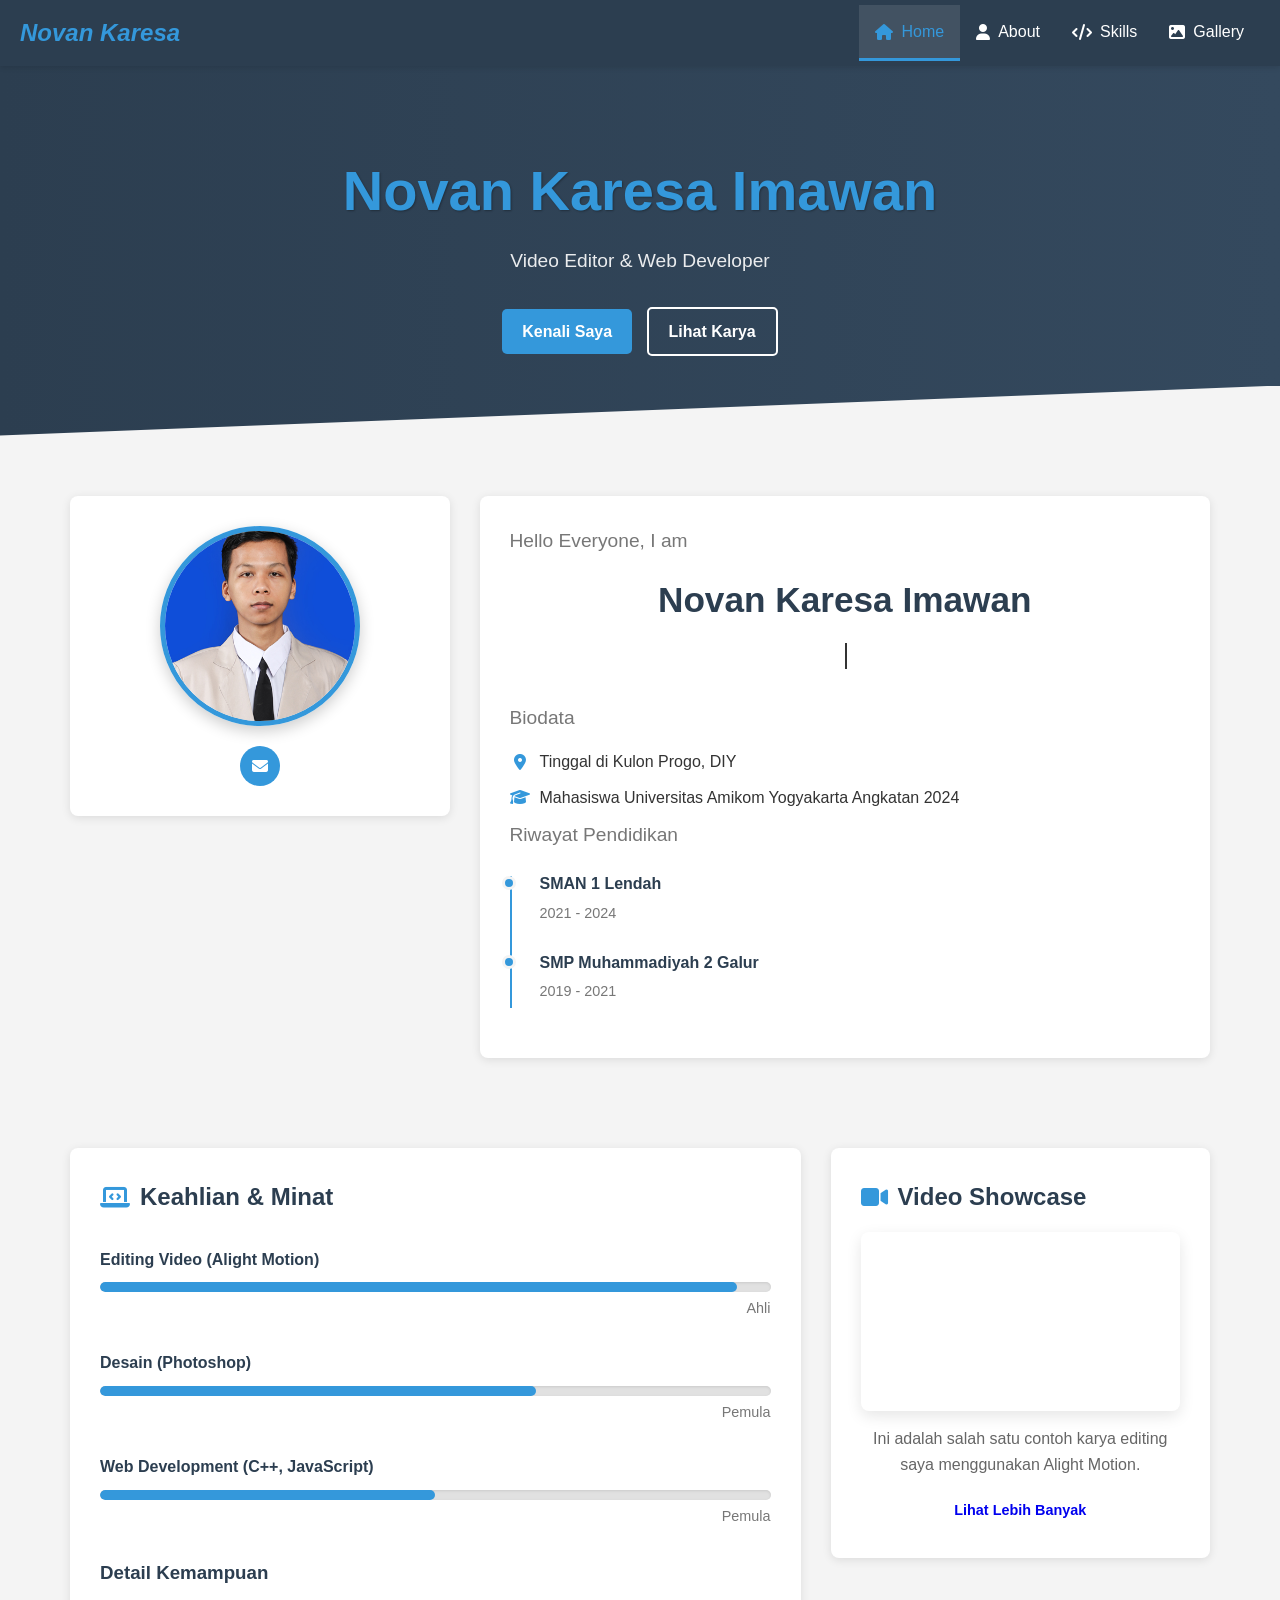
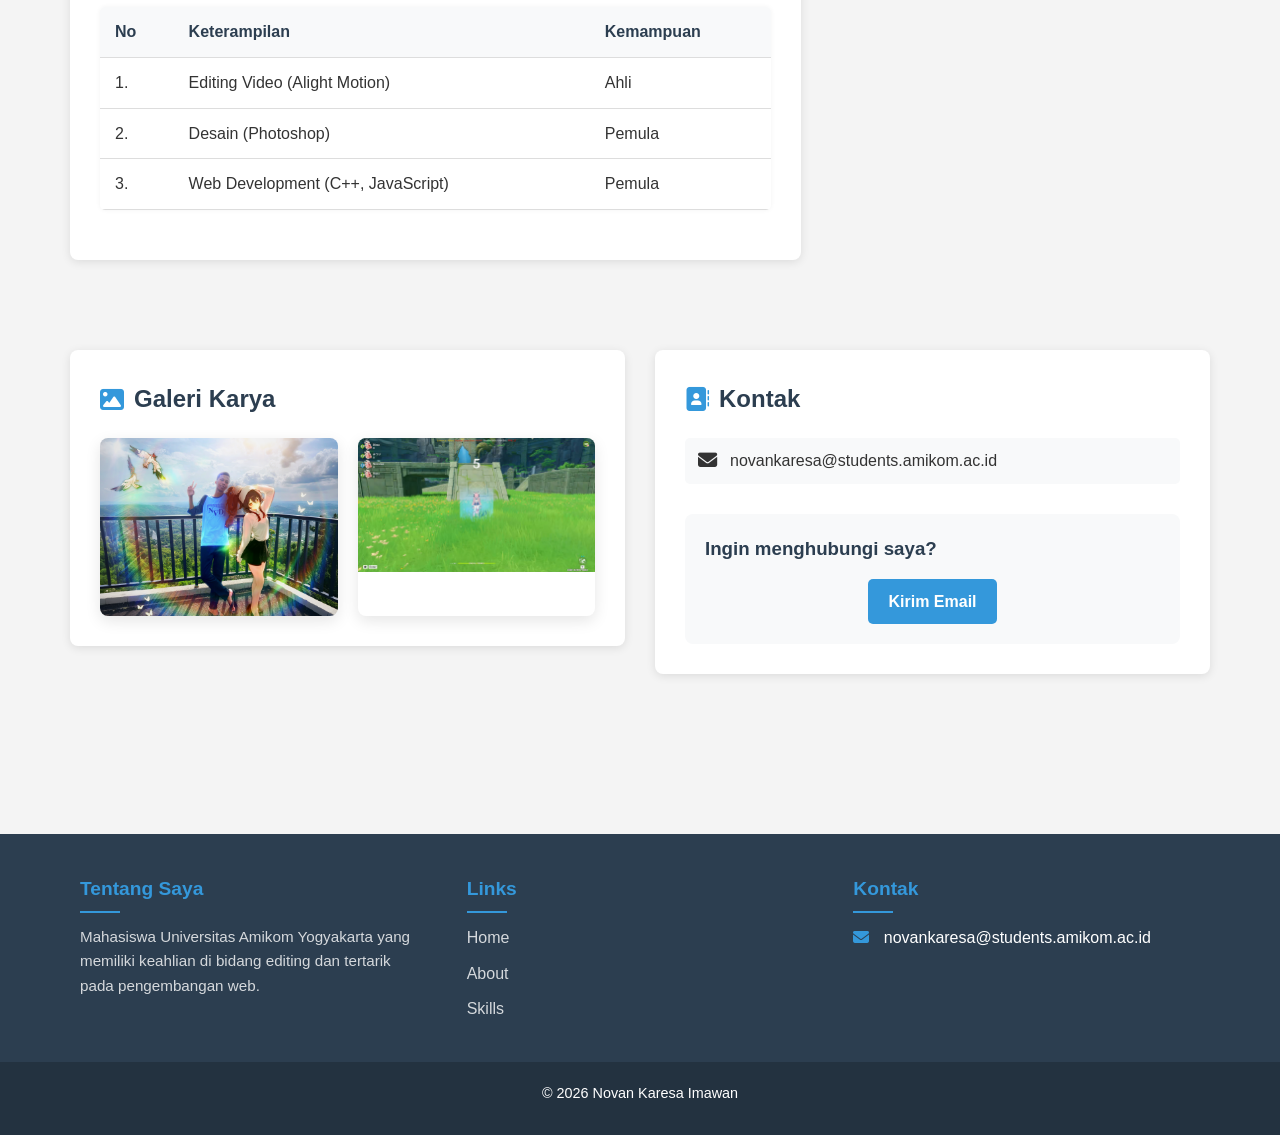
<file: index.html>
<!DOCTYPE html>
<html lang="id">
  <head>
    <meta charset="utf-8" />
    <meta name="viewport" content="width=device-width, initial-scale=1" />
    <title>Novan Karesa Imawan | Video Editor & Web Developer</title>
    <link rel="stylesheet" href="style.css" />
    <link rel="stylesheet" href="https://cdnjs.cloudflare.com/ajax/libs/font-awesome/6.4.0/css/all.min.css" />
    <meta name="description" content="Portofolio Novan Karesa Imawan: karya video editing dan web development.">
  </head>
  <body id="top">
    <nav class="topnav">
      <div class="logo">
        <span>Novan Karesa</span>
      </div>
      <ul>
        <li><a href="#top" class="active"><i class="fas fa-home"></i> Home</a></li>
        <li><a href="#about"><i class="fas fa-user"></i> About</a></li>
        <li><a href="#skills"><i class="fas fa-code"></i> Skills</a></li>
        <li><a href="#gallery"><i class="fas fa-image"></i> Gallery</a></li>
      </ul>
      <button type="button" class="menu-toggle" aria-label="Buka menu navigasi" aria-expanded="false">
        <i class="fas fa-bars" aria-hidden="true"></i>
      </button>
    </nav>

    <header class="header">
      <div class="header-content">
        <h1>Novan Karesa Imawan</h1>
        <p class="tagline">Video Editor &amp; Web Developer</p>
        <div class="header-actions">
          <a href="#about" class="btn btn-primary">Kenali Saya</a>
          <a href="#gallery" class="btn btn-secondary">Lihat Karya</a>
        </div>
      </div>
    </header>

    <main class="container">
      <section id="about" class="row">
        <aside class="leftcolumn">
          <div class="card profile-card">
            <div class="profile-img">
              <img src="3x4  IMG_6120 + (2).jpg" alt="Foto Novan Karesa Imawan" />
            </div>
            <div class="social-icons">
              <a href="mailto:novankaresa@students.amikom.ac.id" aria-label="Email Novan"><i class="fas fa-envelope"></i></a>
            </div>
          </div>
        </aside>

        <aside class="rightcolumn">
          <div class="card bio-card">
            <div class="hello-section">
              <h3>Hello Everyone, I am</h3>
              <h1>Novan Karesa Imawan</h1>
              <div class="typing-effect">
                <span class="typed-text"></span><span class="cursor">&nbsp;</span>
              </div>
            </div>
            
            <div class="bio-section">
              <h3>Biodata</h3>
              <ul class="bio-list">
                <li><i class="fas fa-map-marker-alt"></i> Tinggal di Kulon Progo, DIY</li>
                <li><i class="fas fa-graduation-cap"></i> Mahasiswa Universitas Amikom Yogyakarta Angkatan 2024</li>
              </ul>
            </div>

            <div class="education-section">
              <h3>Riwayat Pendidikan</h3>
              <div class="timeline">
                <div class="timeline-item">
                  <div class="timeline-dot"></div>
                  <div class="timeline-content">
                    <h4>SMAN 1 Lendah</h4>
                    <p>2021 - 2024</p>
                  </div>
                </div>
                <div class="timeline-item">
                  <div class="timeline-dot"></div>
                  <div class="timeline-content">
                    <h4>SMP Muhammadiyah 2 Galur</h4>
                    <p>2019 - 2021</p>
                  </div>
                </div>
              </div>
            </div>
          </div>
        </aside>
      </section>

      <section id="skills" class="row">
        <aside class="leftcolumn2">
          <div class="card skills-card">
            <h2><i class="fas fa-laptop-code"></i> Keahlian &amp; Minat</h2>
            <div class="skill-bars">
              <div class="skill">
                <div class="skill-name">Editing Video (Alight Motion)</div>
                <div class="skill-bar">
                  <div class="skill-per" per="95%"></div>
                </div>
                <div class="skill-level">Ahli</div>
              </div>
              <div class="skill">
                <div class="skill-name">Desain (Photoshop)</div>
                <div class="skill-bar">
                  <div class="skill-per" per="65%"></div>
                </div>
                <div class="skill-level">Pemula</div>
              </div>
              <div class="skill">
                <div class="skill-name">Web Development (C++, JavaScript)</div>
                <div class="skill-bar">
                  <div class="skill-per" per="50%"></div>
                </div>
                <div class="skill-level">Pemula</div>
              </div>
            </div>
            
            <div class="skill-table">
              <h3>Detail Kemampuan</h3>
              <table>
                <thead>
                  <tr>
                    <th>No</th>
                    <th>Keterampilan</th>
                    <th>Kemampuan</th>
                  </tr>
                </thead>
                <tbody>
                  <tr>
                    <td>1.</td>
                    <td>Editing Video (Alight Motion)</td>
                    <td>Ahli</td>
                  </tr>
                  <tr>
                    <td>2.</td>
                    <td>Desain (Photoshop)</td>
                    <td>Pemula</td>
                  </tr>
                  <tr>
                    <td>3.</td>
                    <td>Web Development (C++, JavaScript)</td>
                    <td>Pemula</td>
                  </tr>
                </tbody>
              </table>
            </div>
          </div>
        </aside>

        <aside class="rightcolumn2">
          <div class="card">
            <h2><i class="fas fa-video"></i> Video Showcase</h2>
            <div class="video-wrapper">
              <iframe
                width="360"
                height="200"
                src="https://www.youtube.com/embed/kyxpm1m2Es4?si=zk3lqUqSApzy_OMX"
                title="YouTube video player"
                frameborder="0"
                allow="accelerometer; autoplay; clipboard-write; encrypted-media; gyroscope; picture-in-picture; web-share"
                referrerpolicy="strict-origin-when-cross-origin"
                allowfullscreen
              ></iframe>
            </div>
            <div class="video-description">
              <p>Ini adalah salah satu contoh karya editing saya menggunakan Alight Motion.</p>
              <a href="https://www.youtube.com/@JvstNovan_" class="btn btn-sm" target="_blank" rel="noopener noreferrer">Lihat Lebih Banyak</a>
            </div>
          </div>
        </aside>
      </section>

      <section id="gallery" class="row">
        <aside class="leftcolumn3">
          <div class="card gallery-card">
            <h2><i class="fas fa-image"></i> Galeri Karya</h2>
            <div class="gallery-container">
              <div class="gallery-item">
                <img src="Proyek Baru 60 [1B8B695].png" alt="Proyek Desain" loading="lazy" decoding="async" />
                <div class="gallery-overlay">
                  <div class="overlay-text">Proyek Desain</div>
                </div>
              </div>
              <div class="gallery-item">
                <img src="Screenshot 2025-04-26 083255.png" alt="Screenshot Project" loading="lazy" decoding="async" />
                <div class="gallery-overlay">
                  <div class="overlay-text">Screenshot Project</div>
                </div>
              </div>
            </div>
          </div>
        </aside>

        <aside class="rightcolumn3">
          <div class="card contact-card">
            <h2><i class="fas fa-address-book"></i> Kontak</h2>
            <div class="social-links">
              <a href="mailto:novankaresa@students.amikom.ac.id" class="social-link">
                <i class="fas fa-envelope"></i>
                <span>novankaresa@students.amikom.ac.id</span>
              </a>
            </div>
            <div class="contact-cta">
              <h3>Ingin menghubungi saya?</h3>
              <a href="mailto:novankaresa@students.amikom.ac.id" class="btn btn-primary">Kirim Email</a>
            </div>
          </div>
        </aside>
      </section>
    </main>

    <footer class="site-footer">
      <div class="footer-content">
        <div class="footer-section">
          <h3>Tentang Saya</h3>
          <p>Mahasiswa Universitas Amikom Yogyakarta yang memiliki keahlian di bidang editing dan tertarik pada pengembangan web.</p>
        </div>
        <div class="footer-section">
          <h3>Links</h3>
          <ul>
            <li><a href="#top">Home</a></li>
            <li><a href="#about">About</a></li>
            <li><a href="#skills">Skills</a></li>
          </ul>
        </div>
        <div class="footer-section">
          <h3>Kontak</h3>
          <ul>
            <li><i class="fas fa-envelope"></i> novankaresa@students.amikom.ac.id</li>

          </ul>
        </div>
      </div>
      <div class="footer-bottom">
        <p>© <span id="current-year">2026</span> Novan Karesa Imawan</p>

      </div>
    </footer>
    
    <script>
    // Toggle menu for mobile
    const menuToggle = document.querySelector('.menu-toggle');
    const navMenu = document.querySelector('.topnav ul');
    menuToggle.setAttribute('aria-label', 'Buka menu navigasi');
    menuToggle.setAttribute('aria-expanded', 'false');
    function toggleMenu() {
      const isOpen = navMenu.classList.toggle('active');
      menuToggle.setAttribute('aria-expanded', String(isOpen));
      menuToggle.setAttribute('aria-label', isOpen ? 'Tutup menu navigasi' : 'Buka menu navigasi');
    }
    menuToggle.addEventListener('click', toggleMenu);
    navMenu.querySelectorAll('a').forEach(link => link.addEventListener('click', () => {
      navMenu.classList.remove('active');
      menuToggle.setAttribute('aria-expanded', 'false');
      menuToggle.setAttribute('aria-label', 'Buka menu navigasi');
    }));
    
    // Skill bars animation
    document.addEventListener('DOMContentLoaded', function() {
      const skillBars = document.querySelectorAll('.skill-per');
      
      skillBars.forEach(skill => {
        const percentage = skill.getAttribute('per');
        skill.style.width = percentage;
        skill.style.animation = "fillBars 2.5s 1";
      });
    });
    
    // Typing effect
    document.addEventListener('DOMContentLoaded', function() {
      const typedTextSpan = document.querySelector(".typed-text");
      const cursorSpan = document.querySelector(".cursor");

      const textArray = ["Web Developer", "Designer", "Editor", "Creator"];
      const typingDelay = 100;
      const erasingDelay = 50;
      const newTextDelay = 2000;
      let textArrayIndex = 0;
      let charIndex = 0;

      function type() {
        if (charIndex < textArray[textArrayIndex].length) {
          if(!cursorSpan.classList.contains("typing")) cursorSpan.classList.add("typing");
          typedTextSpan.textContent += textArray[textArrayIndex].charAt(charIndex);
          charIndex++;
          setTimeout(type, typingDelay);
        } 
        else {
          cursorSpan.classList.remove("typing");
          setTimeout(erase, newTextDelay);
        }
      }

      function erase() {
        if (charIndex > 0) {
          if(!cursorSpan.classList.contains("typing")) cursorSpan.classList.add("typing");
          typedTextSpan.textContent = textArray[textArrayIndex].substring(0, charIndex-1);
          charIndex--;
          setTimeout(erase, erasingDelay);
        } 
        else {
          cursorSpan.classList.remove("typing");
          textArrayIndex++;
          if(textArrayIndex >= textArray.length) textArrayIndex = 0;
          setTimeout(type, typingDelay + 1100);
        }
      }

      if(textArray.length) setTimeout(type, newTextDelay + 250);
    });
    
    // Smooth scrolling for anchor links
    document.querySelectorAll('a[href^="#"]').forEach(anchor => {
      anchor.addEventListener('click', function (e) {
        const target = document.querySelector(this.getAttribute('href'));
        if (!target) return;
        e.preventDefault();
        target.scrollIntoView({ behavior: 'smooth' });
      });
    });
    document.getElementById('current-year').textContent = new Date().getFullYear();
    </script>
  </body>
</html>
</file>
<file: style.css>
* {
    box-sizing: border-box;
    margin: 0;
    padding: 0;
}

:root {
    --primary-color: #3498db;
    --secondary-color: #2c3e50;
    --accent-color: #e74c3c;
    --text-color: #333;
    --light-bg: #f4f4f4;
    --dark-bg: #2c3e50;
    --light-text: #fff;
    --card-bg: #fff;
    --border-color: #ddd;
    --shadow: 0 2px 10px rgba(0, 0, 0, 0.1);
    --transition: all 0.3s ease;
}

body {
    font-family: 'Segoe UI', Tahoma, Geneva, Verdana, sans-serif;
    background-color: var(--light-bg);
    color: var(--text-color);
    line-height: 1.6;
    min-height: 100vh;
    display: flex;
    flex-direction: column;
}

/* Container */
.container {
    max-width: 1200px;
    margin: 0 auto;
    padding: 20px;
    flex: 1;
}

/* Navigation */
.topnav {
    background-color: var(--secondary-color);
    display: flex;
    justify-content: space-between;
    align-items: center;
    padding: 0 20px;
    position: sticky;
    top: 0;
    z-index: 1000;
    box-shadow: 0 2px 5px rgba(0, 0, 0, 0.1);
}

.logo {
    color: var(--primary-color);
    font-size: 1.5rem;
    font-weight: bold;
    padding: 14px 0;
}

.logo span {
    font-style: italic;
}

.topnav ul {
    list-style-type: none;
    display: flex;
    margin: 0;
    padding: 0;
}

.topnav li a {
    display: flex;
    align-items: center;
    color: var(--light-text);
    text-align: center;
    padding: 14px 16px;
    text-decoration: none;
    transition: var(--transition);
}

.topnav li a i {
    margin-right: 8px;
}

.topnav li a:hover, .topnav li a.active {
    background-color: rgba(255, 255, 255, 0.1);
    color: var(--primary-color);
}

.topnav li a.active {
    border-bottom: 3px solid var(--primary-color);
}

.menu-toggle {
    display: none;
    border: 0;
    background: transparent;
    padding: 0;
    color: var(--light-text);
    font-size: 1.5rem;
    cursor: pointer;
}

/* Header */
.header {
    background: linear-gradient(to right, var(--secondary-color), #34495e);
    color: var(--light-text);
    text-align: center;
    padding: 60px 20px;
    position: relative;
    margin-bottom: 30px;
}

.header::after {
    content: '';
    position: absolute;
    bottom: 0;
    left: 0;
    right: 0;
    height: 50px;
    background: linear-gradient(to right bottom, transparent 49%, var(--light-bg) 50%);
}

.header-content {
    max-width: 800px;
    margin: 0 auto;
}

.header h1 {
    font-size: 2.8rem;
    margin-bottom: 10px;
    color: var(--primary-color);
    text-shadow: 1px 1px 2px rgba(0, 0, 0, 0.3);
}

.tagline {
    font-size: 1.2rem;
    margin-bottom: 30px;
    opacity: 0.9;
}

.header-actions {
    margin-top: 30px;
}

/* Buttons */
.btn {
    display: inline-block;
    padding: 10px 20px;
    border-radius: 5px;
    text-decoration: none;
    font-weight: bold;
    transition: var(--transition);
    text-align: center;
    cursor: pointer;
    border: none;
    outline: none;
}

.btn-primary {
    background-color: var(--primary-color);
    color: var(--light-text);
}

.btn-primary:hover {
    background-color: #2980b9;
    transform: translateY(-2px);
    box-shadow: 0 4px 8px rgba(0, 0, 0, 0.2);
}

.btn-secondary {
    background-color: transparent;
    color: var(--light-text);
    border: 2px solid var(--light-text);
    margin-left: 10px;
}

.btn-secondary:hover {
    background-color: rgba(255, 255, 255, 0.1);
    transform: translateY(-2px);
}

.btn-sm {
    padding: 6px 12px;
    font-size: 0.9rem;
}

/* Row Layout */
.row {
    display: flex;
    flex-wrap: wrap;
    margin: 0 -15px 30px;
}

.leftcolumn,
.rightcolumn,
.leftcolumn2,
.rightcolumn2,
.leftcolumn3,
.rightcolumn3 {
    padding: 0 15px;
    margin-bottom: 30px;
    width: 100%;
}

/* Cards */
.card {
    background-color: var(--card-bg);
    padding: 25px;
    border-radius: 8px;
    box-shadow: var(--shadow);
    margin-bottom: 30px;
    transition: var(--transition);
}

.card:hover {
    box-shadow: 0 5px 15px rgba(0, 0, 0, 0.1);
    transform: translateY(-5px);
}

.card h2, .card h3 {
    margin-bottom: 15px;
    color: var(--secondary-color);
    display: flex;
    align-items: center;
}

.card h2 i, .card h3 i {
    margin-right: 10px;
    color: var(--primary-color);
}

.card p {
    color: #666;
    margin-bottom: 15px;
}

/* Profile Card */
.profile-card {
    text-align: center;
}

.profile-img {
    width: 200px;
    height: 200px;
    margin: 0 auto 20px;
    border-radius: 50%;
    overflow: hidden;
    border: 5px solid var(--primary-color);
    box-shadow: 0 5px 15px rgba(0, 0, 0, 0.2);
}

.profile-img img {
    width: 100%;
    height: 100%;
    object-fit: cover;
}

.social-icons {
    display: flex;
    justify-content: center;
    margin-top: 20px;
}

.social-icons a {
    display: flex;
    align-items: center;
    justify-content: center;
    width: 40px;
    height: 40px;
    border-radius: 50%;
    margin: 0 10px;
    color: var(--light-text);
    background-color: var(--primary-color);
    text-decoration: none;
    transition: var(--transition);
}

.social-icons a:hover {
    transform: translateY(-3px);
    box-shadow: 0 5px 10px rgba(0, 0, 0, 0.2);
    background-color: var(--secondary-color);
}

/* Bio Card */
.bio-card .hello-section {
    text-align: center;
    margin-bottom: 30px;
}

.bio-card h1 {
    font-size: 2.2rem;
    margin: 10px 0;
    color: var(--secondary-color);
}

.bio-card h3 {
    font-size: 1.2rem;
    color: #777;
    font-weight: normal;
}

.typing-effect {
    min-height: 30px;
    margin-top: 15px;
}

.typed-text {
    color: var(--primary-color);
    font-weight: bold;
}

.cursor {
    display: inline-block;
    background-color: var(--text-color);
    margin-left: 2px;
    width: 2px;
    animation: blink 1s infinite;
}

.cursor.typing {
    animation: none;
}

@keyframes blink {
    0%, 49% { opacity: 1; }
    50%, 100% { opacity: 0; }
}

.bio-list {
    list-style: none;
    margin-top: 15px;
}

.bio-list li {
    margin-bottom: 10px;
    display: flex;
    align-items: center;
}

.bio-list li i {
    margin-right: 10px;
    color: var(--primary-color);
    width: 20px;
    text-align: center;
}

/* Timeline */
.timeline {
    position: relative;
    margin-top: 20px;
    padding-left: 30px;
}

.timeline::before {
    content: '';
    position: absolute;
    left: 0;
    top: 5px;
    height: 100%;
    width: 2px;
    background-color: var(--primary-color);
}

.timeline-item {
    position: relative;
    margin-bottom: 25px;
}

.timeline-dot {
    position: absolute;
    left: -38px;
    top: 5px;
    width: 14px;
    height: 14px;
    border-radius: 50%;
    background-color: var(--primary-color);
    border: 3px solid var(--light-bg);
}

.timeline-content h4 {
    margin-bottom: 5px;
    color: var(--secondary-color);
}

.timeline-content p {
    font-size: 0.9rem;
    color: #777;
}

/* Skills Section */
.skills-card {
    overflow: hidden;
}

.skill-bars {
    margin: 30px 0;
}

.skill {
    margin-bottom: 30px;
}

.skill-name {
    font-weight: bold;
    margin-bottom: 10px;
    color: var(--secondary-color);
}

.skill-bar {
    height: 10px;
    background: #e1e1e1;
    border-radius: 5px;
    overflow: hidden;
    position: relative;
    box-shadow: inset 0 1px 3px rgba(0, 0, 0, 0.1);
}

.skill-per {
    height: 10px;
    background: var(--primary-color);
    position: absolute;
    left: 0;
    top: 0;
    border-radius: 5px;
}

@keyframes fillBars {
    from { width: 0; }
}

.skill-level {
    text-align: right;
    margin-top: 5px;
    font-size: 0.9rem;
    color: #777;
}

.skill-table {
    margin-top: 30px;
}

.skill-table h3 {
    margin-bottom: 15px;
}

/* Table */
table {
    border-collapse: collapse;
    width: 100%;
    margin: 20px 0;
    border-radius: 5px;
    overflow: hidden;
    box-shadow: 0 0 5px rgba(0, 0, 0, 0.05);
}

th, td {
    padding: 12px 15px;
    text-align: left;
    border-bottom: 1px solid var(--border-color);
}

th {
    background-color: #f8f9fa;
    font-weight: bold;
    color: var(--secondary-color);
}

tr:hover {
    background-color: rgba(0, 0, 0, 0.02);
}

/* Video Section */
.video-wrapper {
    position: relative;
    overflow: hidden;
    width: 100%;
    padding-top: 56.25%; /* 16:9 Aspect Ratio */
    border-radius: 8px;
    margin-bottom: 15px;
    box-shadow: 0 5px 15px rgba(0, 0, 0, 0.1);
}

.video-wrapper iframe {
    position: absolute;
    top: 0;
    left: 0;
    width: 100%;
    height: 100%;
    border: none;
}

.video-description {
    margin-top: 15px;
    text-align: center;
}

/* Gallery Section */
.gallery-container {
    display: flex;
    flex-wrap: wrap;
    justify-content: center;
    gap: 20px;
    margin-top: 20px;
}

.gallery-item {
    flex: 0 0 calc(50% - 10px);
    position: relative;
    overflow: hidden;
    border-radius: 8px;
    box-shadow: 0 5px 15px rgba(0, 0, 0, 0.1);
}

.gallery-item img {
    width: 100%;
    height: auto;
    display: block;
    transition: transform 0.5s ease;
}

.gallery-item:hover img {
    transform: scale(1.05);
}

.gallery-overlay {
    position: absolute;
    bottom: 0;
    left: 0;
    right: 0;
    background-color: rgba(0, 0, 0, 0.7);
    color: var(--light-text);
    padding: 10px;
    opacity: 0;
    transition: var(--transition);
}

.gallery-item:hover .gallery-overlay {
    opacity: 1;
}

/* Contact Section */
.contact-card {
    text-align: center;
}

.social-links {
    display: flex;
    flex-direction: column;
    gap: 15px;
    margin: 20px 0;
}

.social-link {
    display: flex;
    align-items: center;
    padding: 10px;
    background-color: #f8f9fa;
    border-radius: 5px;
    text-decoration: none;
    color: var(--text-color);
    transition: var(--transition);
}

.social-link:hover {
    background-color: var(--primary-color);
    color: var(--light-text);
    transform: translateX(5px);
}

.social-link i {
    margin-right: 10px;
    font-size: 1.2rem;
    width: 25px;
    text-align: center;
}

.contact-cta {
    margin-top: 30px;
    padding: 20px;
    background-color: #f8f9fa;
    border-radius: 8px;
}

.contact-cta h3 {
    margin-bottom: 15px;
}

/* Footer */
.site-footer {
    background-color: var(--secondary-color);
    color: var(--light-text);
    padding: 40px 0 0;
    margin-top: 40px;
}

.footer-content {
    display: flex;
    flex-wrap: wrap;
    max-width: 1200px;
    margin: 0 auto;
    padding: 0 20px;
}

.footer-section {
    flex: 1;
    min-width: 300px;
    padding: 0 20px;
    margin-bottom: 30px;
}

.footer-section h3 {
    font-size: 1.2rem;
    margin-bottom: 20px;
    color: var(--primary-color);
    position: relative;
}

.footer-section h3::after {
    content: '';
    position: absolute;
    left: 0;
    bottom: -8px;
    width: 40px;
    height: 2px;
    background-color: var(--primary-color);
}

.footer-section p {
    margin-bottom: 15px;
    font-size: 0.95rem;
    opacity: 0.8;
}

.footer-section ul {
    list-style: none;
}

.footer-section ul li {
    margin-bottom: 10px;
}

.footer-section ul li a {
    color: var(--light-text);
    text-decoration: none;
    opacity: 0.8;
    transition: var(--transition);
}

.footer-section ul li a:hover {
    opacity: 1;
    color: var(--primary-color);
}

.footer-section ul li i {
    margin-right: 10px;
    color: var(--primary-color);
}

.footer-bottom {
    background-color: rgba(0, 0, 0, 0.2);
    padding: 20px;
    text-align: center;
}

.footer-bottom p {
    margin-bottom: 10px;
    font-size: 0.9rem;
}

.footer-bottom ul {
    display: flex;
    justify-content: center;
    list-style: none;
    flex-wrap: wrap;
}

.footer-bottom ul li {
    margin: 5px 10px;
}

.footer-bottom ul li a {
    color: var(--light-text);
    text-decoration: none;
    font-size: 0.9rem;
    opacity: 0.8;
    transition: var(--transition);
}

.footer-bottom ul li a:hover {
    opacity: 1;
    color: var(--primary-color);
}

/* Kerjasama Page */
/* Form Card */
.form-card {
    max-width: 900px;
    margin: 0 auto 40px;
}

.card-header {
    text-align: center;
    margin-bottom: 30px;
}

.card-header p {
    color: #777;
}

.collaboration-form {
    margin-top: 30px;
}

.form-row {
    display: flex;
    flex-wrap: wrap;
    margin: 0 -10px;
}

.form-group {
    padding: 0 10px;
    margin-bottom: 20px;
    flex: 1 1 100%;
}

.form-row .form-group {
    flex: 1 1 calc(50% - 20px);
}

label {
    display: block;
    margin-bottom: 8px;
    font-weight: 500;
    color: var(--secondary-color);
}

label i {
    margin-right: 5px;
    color: var(--primary-color);
}

input[type=text],
input[type=email],
input[type=datetime-local],
select,
textarea {
    width: 100%;
    padding: 12px;
    border: 1px solid #ddd;
    border-radius: 5px;
    font-size: 1rem;
    transition: var(--transition);
}

input[type=text]:focus,
input[type=email]:focus,
input[type=datetime-local]:focus,
select:focus,
textarea:focus {
    border-color: var(--primary-color);
    box-shadow: 0 0 0 3px rgba(52, 152, 219, 0.1);
    outline: none;
}

select {
    appearance: none;
    background-image: url("data:image/svg+xml;charset=utf-8,%3Csvg xmlns='http://www.w3.org/2000/svg' width='16' height='16' viewBox='0 0 24 24' fill='none' stroke='%23333' stroke-width='2' stroke-linecap='round' stroke-linejoin='round'%3E%3Cpolyline points='6 9 12 15 18 9'/%3E%3C/svg%3E");
    background-repeat: no-repeat;
    background-position: right 10px center;
    background-size: 16px;
}

.radio-options, .checkbox-group {
    display: flex;
    flex-wrap: wrap;
    gap: 15px;
}

.radio-option, .checkbox-option {
    display: flex;
    align-items: center;
    position: relative;
}

.radio-option input[type="radio"],
.checkbox-option input[type="checkbox"] {
    margin-right: 8px;
}

.checkbox-option {
    flex: 1 1 calc(50% - 10px);
    min-width: 120px;
    position: relative;
}

.checkbox-option .tooltip {
    position: absolute;
    bottom: calc(100% + 5px);
    left: 50%;
    transform: translateX(-50%);
    padding: 5px 10px;
    background-color: var(--secondary-color);
    color: white;
    border-radius: 4px;
    font-size: 0.8rem;
    opacity: 0;
    visibility: hidden;
    transition: var(--transition);
    white-space: nowrap;
    z-index: 10;
}

.checkbox-option .tooltip::after {
    content: '';
    position: absolute;
    top: 100%;
    left: 50%;
    margin-left: -5px;
    border-width: 5px;
    border-style: solid;
    border-color: var(--secondary-color) transparent transparent transparent;
}

.checkbox-option:hover .tooltip {
    opacity: 1;
    visibility: visible;
}

.file-input-wrapper {
    position: relative;
    display: flex;
    align-items: center;
}

.file-input-wrapper input[type="file"] {
    position: absolute;
    left: 0;
    top: 0;
    opacity: 0;
    width: 100%;
    height: 100%;
    cursor: pointer;
    z-index: 10;
}

.file-input-button {
    padding: 10px 15px;
    background-color: #f8f9fa;
    border: 1px solid #ddd;
    border-radius: 5px 0 0 5px;
    cursor: pointer;
    transition: var(--transition);
}

.file-name {
    flex: 1;
    padding: 10px 15px;
    background-color: #f8f9fa;
    border: 1px solid #ddd;
    border-left: none;
    border-radius: 0 5px 5px 0;
    white-space: nowrap;
    overflow: hidden;
    text-overflow: ellipsis;
}

.file-input-wrapper:hover .file-input-button {
    background-color: #e9ecef;
}

.form-hint {
    display: block;
    margin-top: 5px;
    font-size: 0.85rem;
    color: #777;
}

textarea {
    resize: vertical;
    min-height: 100px;
}

.agreement-checkbox {
    display: flex;
    align-items: flex-start;
}

.agreement-checkbox input {
    margin-right: 10px;
    margin-top: 5px;
}

.agreement-checkbox a {
    color: var(--primary-color);
    text-decoration: none;
}

.agreement-checkbox a:hover {
    text-decoration: underline;
}

.button-group {
    display: flex;
    justify-content: center;
    gap: 15px;
    margin-top: 30px;
}

/* Advantages Section */
.advantages-section .card {
    text-align: center;
}

.advantages-grid {
    display: flex;
    flex-wrap: wrap;
    gap: 20px;
    margin-top: 30px;
}

.advantage-item {
    flex: 1 1 calc(50% - 20px);
    min-width: 250px;
    padding: 20px;
    background-color: #f8f9fa;
    border-radius: 8px;
    transition: var(--transition);
}

.advantage-item:hover {
    transform: translateY(-5px);
    box-shadow: 0 10px 20px rgba(0, 0, 0, 0.1);
}

.advantage-icon {
    width: 70px;
    height: 70px;
    margin: 0 auto 15px;
    background-color: rgba(52, 152, 219, 0.1);
    border-radius: 50%;
    display: flex;
    align-items: center;
    justify-content: center;
    color: var(--primary-color);
    font-size: 1.8rem;
}

.advantage-item h3 {
    margin-bottom: 10px;
    color: var(--secondary-color);
}

/* FAQ Section */
.faq-section .card {
    max-width: 800px;
    margin: 0 auto;
}

.accordion {
    margin-top: 30px;
}

.accordion-item {
    margin-bottom: 15px;
    border-radius: 5px;
    overflow: hidden;
    border: 1px solid #ddd;
}

.accordion-header {
    padding: 15px 20px;
    background-color: #f8f9fa;
    cursor: pointer;
    display: flex;
    justify-content: space-between;
    align-items: center;
    transition: var(--transition);
}

.accordion-header h3 {
    margin: 0;
    font-size: 1.1rem;
    color: var(--secondary-color);
}

.accordion-header i {
    transition: var(--transition);
}

.accordion-content {
    padding: 0;
    max-height: 0;
    overflow: hidden;
    transition: max-height 0.3s ease;
}

.accordion-item.active .accordion-header {
    background-color: rgba(52, 152, 219, 0.1);
}

.accordion-item.active .accordion-header i {
    transform: rotate(180deg);
}

.accordion-item.active .accordion-content {
    padding: 15px 20px;
    max-height: 500px;
}


/* Keyboard focus and motion preferences */
:focus-visible {
    outline: 3px solid var(--accent-color);
    outline-offset: 3px;
}

.menu-toggle:focus-visible {
    border-radius: 4px;
}

img {
    max-width: 100%;
}

@media (hover: none) {
    .gallery-overlay {
        opacity: 1;
    }

    .card:hover,
    .advantage-item:hover {
        transform: none;
    }
}

@media (prefers-reduced-motion: reduce) {
    *,
    *::before,
    *::after {
        scroll-behavior: auto !important;
        animation-duration: 0.01ms !important;
        animation-iteration-count: 1 !important;
        transition-duration: 0.01ms !important;
    }
}

/* Media Queries for Responsiveness */
@media (min-width: 768px) {
    .leftcolumn {
        width: 35%;
    }

    .rightcolumn {
        width: 65%;
    }

    .leftcolumn2 {
        width: 65%;
    }

    .rightcolumn2 {
        width: 35%;
    }

    .leftcolumn3, .rightcolumn3 {
        width: 50%;
    }
}

@media (max-width: 767px) {
    .menu-toggle {
        display: block;
    }

    .topnav {
        padding: 15px 20px;
    }

    .topnav ul {
        position: absolute;
        top: 100%;
        left: 0;
        right: 0;
        background-color: var(--secondary-color);
        flex-direction: column;
        max-height: 0;
        overflow: hidden;
        transition: max-height 0.3s ease;
        z-index: 1000;
    }

    .topnav ul.active {
        max-height: 300px;
        box-shadow: 0 5px 10px rgba(0, 0, 0, 0.1);
    }

    .topnav li a {
        border-bottom: 1px solid rgba(255, 255, 255, 0.1);
    }

    .header h1 {
        font-size: 2.3rem;
    }

    .header-actions .btn {
        display: block;
        margin: 10px auto;
        width: 200px;
    }

    .header-actions .btn-secondary {
        margin-left: 0;
    }

    .form-row .form-group {
        flex: 1 1 100%;
    }

    .button-group {
        flex-direction: column;
    }

    .button-group .btn {
        width: 100%;
    }

    .footer-section {
        flex: 1 1 100%;
    }

    .advantages-grid, .gallery-container {
        flex-direction: column;
    }

    .advantage-item, .gallery-item {
        flex: 1 1 100%;
    }
}

@media (min-width: 1024px) {
    .container {
        padding: 30px;
    }

    .header {
        padding: 80px 20px;
    }

    .header h1 {
        font-size: 3.5rem;
    }

    .card {
        padding: 30px;
    }
}
</file>
